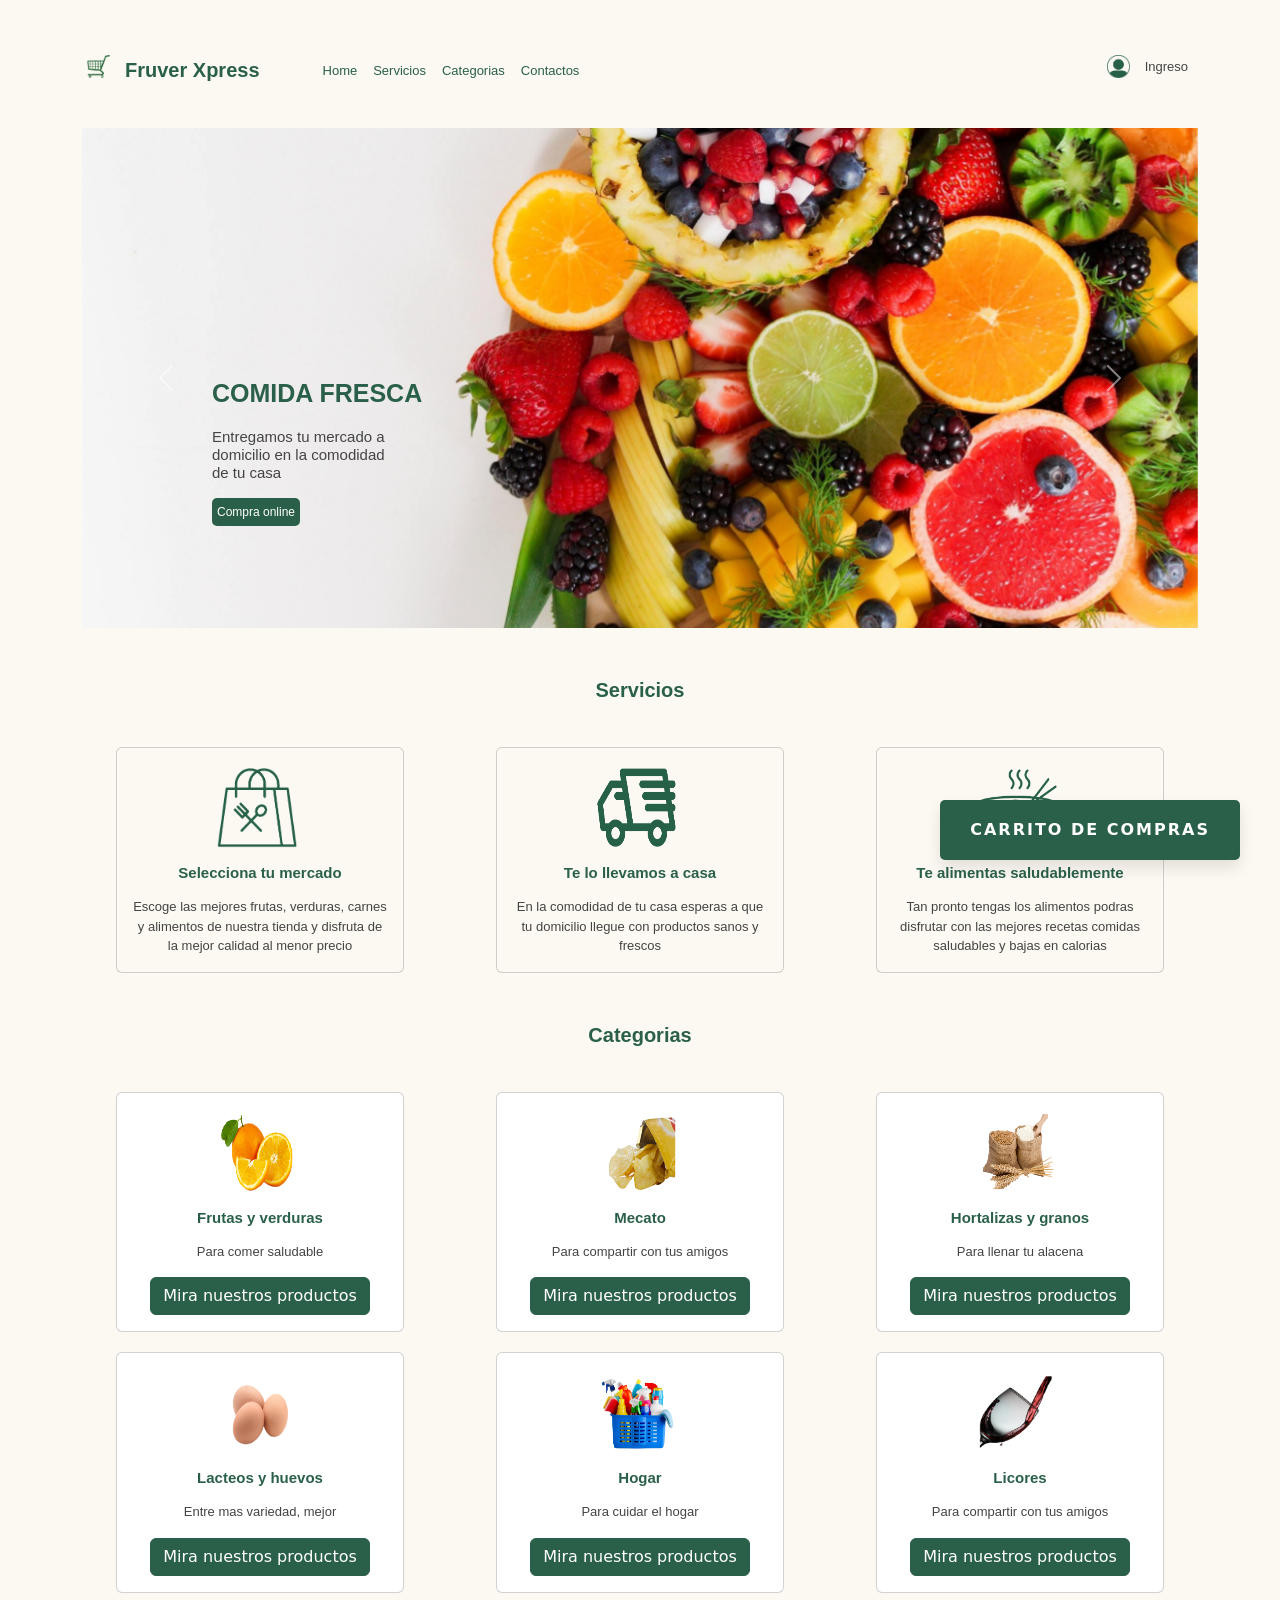
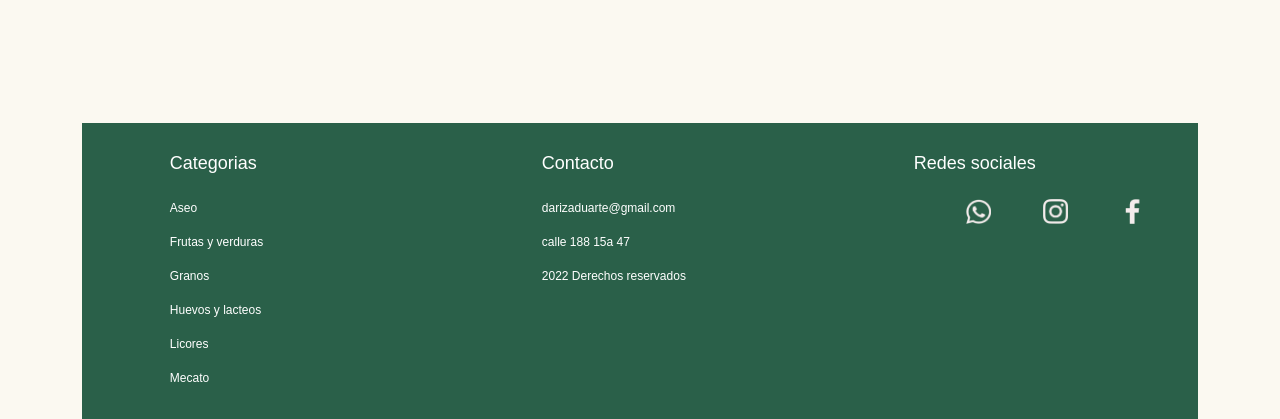
<file: index.html>
<!DOCTYPE html>
<html lang="es">
<head>
    <meta charset="UTF-8">
    <meta http-equiv="X-UA-Compatible" content="IE=edge">
    <meta name="viewport" content="width=device-width, initial-scale=1.0">
    <title>Fruver Xpress</title>

    <!-- Conexión con boostrap -->
    <link href="https://cdn.jsdelivr.net/npm/bootstrap@5.0.2/dist/css/bootstrap.min.css" rel="stylesheet" integrity="sha384-EVSTQN3/azprG1Anm3QDgpJLIm9Nao0Yz1ztcQTwFspd3yD65VohhpuuCOmLASjC" crossorigin="anonymous">

    <!-- Conexión con CSS -->
    <link rel="stylesheet" href="CSS/Estilo.css">

    <!-- Fuentes de Google fonts -->
    <link rel="preconnect" href="https://fonts.googleapis.com">
    <link rel="preconnect" href="https://fonts.gstatic.com" crossorigin>
    <link href="https://fonts.googleapis.com/css2?family=Dongle:wght@300&family=Open+Sans&family=Oswald:wght@200;300;400;500;600;700&family=Roboto:ital,wght@0,100;1,100&display=swap" rel="stylesheet">

    <!-- Javascript Antes de cerrar el body-->
    <script src="https://cdn.jsdelivr.net/npm/bootstrap@5.0.2/dist/js/bootstrap.bundle.min.js" integrity="sha384-MrcW6ZMFYlzcLA8Nl+NtUVF0sA7MsXsP1UyJoMp4YLEuNSfAP+JcXn/tWtIaxVXM" crossorigin="anonymous"></script>
</head>
<body>
    <!-- Codigo para el header -->
    <header>
        <nav class="navbar navbar-expand-lg navbar-light bg-fruver">
            <div class="container">
                <a href="index.html"><img src="Multimedia/logo-carrito.png" alt="logo carrito"></a>
                <a href="index.html"><h2>Fruver Xpress</h2></a>
                <!-- Solo se muestra cuando es diseño Responsive -->
                <button class="navbar-toggler" type="button" data-bs-toggle="collapse" data-bs-target="#navbarNav" aria-controls="navbarNav" aria-expanded="false" aria-label="Toggle navigation">
                <span class="navbar-toggler-icon"></span>
                </button>
                    
                <div class="collapse navbar-collapse collapse-fruver"  id="navbarNav">
                    <ul class="navbar-nav">
                        <li class="nav-item">
                            <a class="nav-link active" aria-current="page" href="index.html">Home</a>
                        </li>
                        <li class="nav-item">
                            <a class="nav-link" href="#servicios">Servicios</a>
                        </li>
                        <li class="nav-item">
                            <a class="nav-link" href="#categorias">Categorias</a>
                        </li>                        
                        <li class="nav-item">
                            <a class="nav-link" href="#contacts">Contactos</a>
                        </li>
                    </ul>
                </div>
                <a href="iniciosesion.php"><img src="Multimedia/login.png" alt="login"></a>
                <a href="iniciosesion.php">Ingreso</a>
            </div>
        </nav>
        
        <div id="hero" class="container">
            <div class="cont-info">
                <h3>COMIDA FRESCA</h3>
                <h2>Entregamos tu mercado a<br>domicilio en la comodidad<br>de tu casa</h2>
                <a href="#"><button>Compra online</button></a>
            </div>

            <div class="cont-img">
                <div id="carouselExampleFade" class="carousel slide carousel-fade" data-bs-ride="carousel">
                    <div class="carousel-inner"  style="width: 100%; height:500px">
                        <div class="carousel-item active">
                        <img src="Multimedia/carousel 1.jpg" class="d-block w-100" alt="Caro1">
                    </div>
                    <div class="carousel-item">
                        <img src="Multimedia/carousel 2.jpg" class="d-block w-100" alt="Caro2">
                    </div>                    
                    <div class="carousel-item">
                        <img src="Multimedia/carousel 4.jpg" class="d-block w-100" alt="Caro4">
                    </div>
                </div>
                    <button class="carousel-control-prev" type="button" data-bs-target="#carouselExampleFade" data-bs-slide="prev">
                        <span class="carousel-control-prev-icon" aria-hidden="true"></span>
                        <span class="visually-hidden">Previous</span>
                    </button>
                    <button class="carousel-control-next" type="button" data-bs-target="#carouselExampleFade" data-bs-slide="next">
                        <span class="carousel-control-next-icon" aria-hidden="true"></span>
                        <span class="visually-hidden">Next</span>
                    </button>
                </div>
            </div>
            
        </div>        
    </header>
    <!-- Codigo para el main -->
    <main>
        <a href="#" class="btn-flotante">Carrito de compras</a>
        <section id="servicios">
            <div class="container">
                <h2>Servicios</h2>
                <div class="row">
                    <div class="col-lg-4 col-md-6">
                        <div class="card" style="width: 18rem;">
                            <img src="Multimedia/Bolsa.png" class="card-img-top" alt="...">
                            <div class="card-body">
                                <h3>Selecciona tu mercado</h3>
                                <p class="card-text">Escoge las mejores frutas, verduras, carnes y alimentos de nuestra tienda y disfruta de la mejor calidad al menor precio</p>
                            </div>
                        </div>
                    </div>
                            
                    <div class="col-lg-4 col-md-6">
                        <div class="card" style="width: 18rem;">
                            <img src="Multimedia/Delivery.png" class="card-img-top" alt="...">
                            <div class="card-body">
                                <h3>Te lo llevamos a casa</h3>
                                <p class="card-text">En la comodidad de tu casa esperas a que tu domicilio llegue con productos sanos y frescos</p>
                            </div>
                        </div>
                    </div>
        
                    <div class="col-lg-4 col-md-6">
                        <div class="card" style="width: 18rem;">
                            <img src="Multimedia/Food.png" class="card-img-top" alt="...">
                            <div class="card-body">
                                <h3>Te alimentas saludablemente</h3>
                                <p class="card-text">Tan pronto tengas los alimentos podras disfrutar con las mejores recetas comidas saludables y bajas en calorias</p>
                            </div>
                        </div>
                    </div>
                </div>
            </div>
        </section>

        <section id="categorias">
            <h2>Categorias</h2>
            <div class="container">
                <div class="row">
                    <div class="col-lg-4 col-md-6">
                        <div class="card prod" style="width: 18rem;">
                            <img src="Multimedia/frutas.png" class="card-img-top" alt="...">
                            <div class="card-body">
                                <h3>Frutas y verduras</h3>
                                <p class="card-text">Para comer saludable</p>
                                <a href="frutas.php" class="btn btn-primary">Mira nuestros productos</a>
                            </div>
                        </div>
                    </div>  
                    
                    <div class="col-lg-4 col-md-6">
                        <div class="card prod" style="width: 18rem;">
                            <img src="Multimedia/Mecato.PNG" class="card-img-top" alt="...">
                            <div class="card-body">
                                <h3>Mecato</h3>
                                <p class="card-text">Para compartir con tus amigos</p>
                                <a href="#" class="btn btn-primary">Mira nuestros productos</a>
                            </div>
                        </div>
                    </div>                    
                    <div class="col-lg-4 col-md-6">
                        <div class="card prod" style="width: 18rem;">
                            <img src="Multimedia/granos.PNG" class="card-img-top" alt="...">
                            <div class="card-body">
                                <h3>Hortalizas y granos</h3>
                                <p class="card-text">Para llenar tu alacena</p>
                                <a href="#" class="btn btn-primary">Mira nuestros productos</a>
                            </div>
                        </div>
                    </div>                    
                </div>
                <div class="row">
                    <div class="col-lg-4 col-md-6">
                        <div class="card prod" style="width: 18rem;">
                            <img src="Multimedia/huevos.PNG" class="card-img-top" alt="...">
                            <div class="card-body">
                                <h3>Lacteos y huevos</h3>
                                <p class="card-text">Entre mas variedad, mejor</p>
                                <a href="#" class="btn btn-primary">Mira nuestros productos</a>
                            </div>
                        </div>
                    </div>  
                    <div class="col-lg-4 col-md-6">
                        <div class="card prod" style="width: 18rem;">
                            <img src="Multimedia/hogar.PNG" class="card-img-top" alt="...">
                            <div class="card-body">
                                <h3>Hogar</h3>
                                <p class="card-text">Para cuidar el hogar</p>
                                <a href="#" class="btn btn-primary">Mira nuestros productos</a>
                            </div>
                        </div>
                    </div>                    
                    <div class="col-lg-4 col-md-6">
                        <div class="card prod" style="width: 18rem;">
                            <img src="Multimedia/licor.PNG" class="card-img-top" alt="...">
                            <div class="card-body">
                                <h3>Licores</h3>
                                <p class="card-text">Para compartir con tus amigos</p>
                                <a href="#" class="btn btn-primary">Mira nuestros productos</a>
                                
                            </div>
                        </div>
                    </div>                    
                </div>
                </div>
            </div>

        </section>

    </main>
    <!-- Codigo para el Footer -->
    <footer>
        <div class="container">
            <div id="contacts">
                    <ul>
                        <h2>Categorias</h2>
                        <li><a href="#"><p>Aseo</p></a></li>
                        <li><a href="frutas.html"><p>Frutas y verduras</p></a></li>
                        <li><a href="#"><p>Granos</p></a></li>
                        <li><a href="#"><p>Huevos y lacteos</p></a></li>
                        <li><a href="#"><p>Licores</p></a></li>
                        <li><a href="#"><p>Mecato</p></a></li>
                    </ul>
                    <ul>
                        <li>
                            <h2>Contacto</h2>
                            <a href="#"><p>darizaduarte@gmail.com</p></a>
                            <a href="#"><p>calle 188 15a 47</p></a>
                            <a href="#"><p> 2022 Derechos reservados</p></a>
                        <li>
                            
                        </li>
                    </ul>

                    <ul>
                        <li>
                            <h2>Redes sociales</h2>
                            <div class="iconosimg">
                                <a href="https://www.whatsapp.com/?lang=es"><img src="Multimedia/whatsapp.png" alt=""></a>
                                <a href="https://www.instagram.com/"><img src="Multimedia/Instagram.png" alt=""></a>
                                <a href="https://es-la.facebook.com
                                "><img src="Multimedia/facebook.png" alt=""></a>
                            </div>
                        </li>
                        <li>
                            
                        </li>
                    </ul>
        </div>
    </footer>
    
    
</body>
</html>
</file>
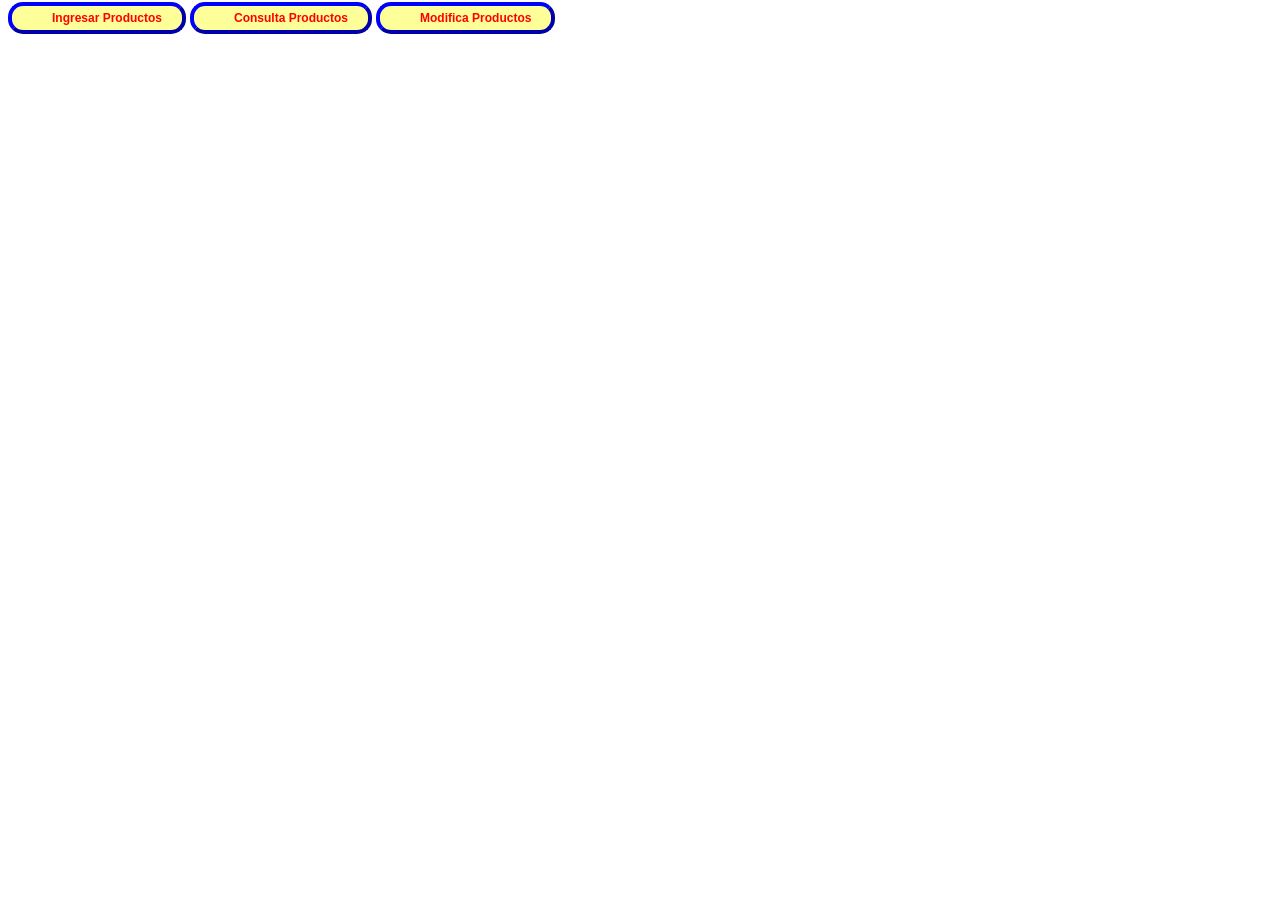
<file: index1.html>
<html xmlns="http://www.w3.org/1999/xhtml">
<head>
<!-- Este software se hizo para el resultado de aprendizaje CRUD 
Elaboro:  Víctor J. Rodríguez P.
Para que entiendan como se actualiza, borra, inserta, en una base de datos en Xampp 
Se deben tener concentos claros ya de Php, mysql, html, css, java script -->

<!DOCTYPE html>
<html>
<head>
<title>Productos</title>
<style type="text/css">
h1 {color:#ff0000;background-color:#ffff00}

a { 
color: #FF0000; 
border: 4px #0000FF outset; 
padding: 5px 20px 5px 40px; 
background-color: #FFFF99; 
font-family: Comic Sans MS, Calibri, Arial; 
font-size: 12px; 
font-weight: bold; 
text-decoration: none; 
background-image: url(http://k14.kn3.net/65D0EE7C0.png); 
background-repeat: no-repeat; 

border-radius: 15px;
 
}


a.boton1 { 
color: #FF0000; 
border: 2px #0000FF solid; 
padding: 5px 20px 5px 40px; 
background-color: #FFFF99; 
font-family: Comic Sans MS, Calibri, Arial; 
font-size: 12px; 
font-weight: bold; 
text-decoration: none; 
background-image: url(http://k14.kn3.net/65D0EE7C0.png); 
background-repeat: no-repeat; 
border-radius: 15px; 
} 
a.boton1:hover { 
font-style: italic; 
box-shadow: 0px 0px 5px 0px #000000; 
} 
a.boton1:active { 
color: #FFFF99; 
background-color: #FF0000; 
box-shadow: 0px 0px 10px 0px #000000; 
} 
a.boton1:visited { 
background-position: 0px -26px; 
}

</style>

</head>

<body>



<a href="programas\ingresaproductos.php">Ingresar Productos</a>
<a href="programas\menu_consulta.html">Consulta Productos</a>
<a href="programas\lista_modificar.php">Modifica Productos</a>


</body>
</html>
</file>
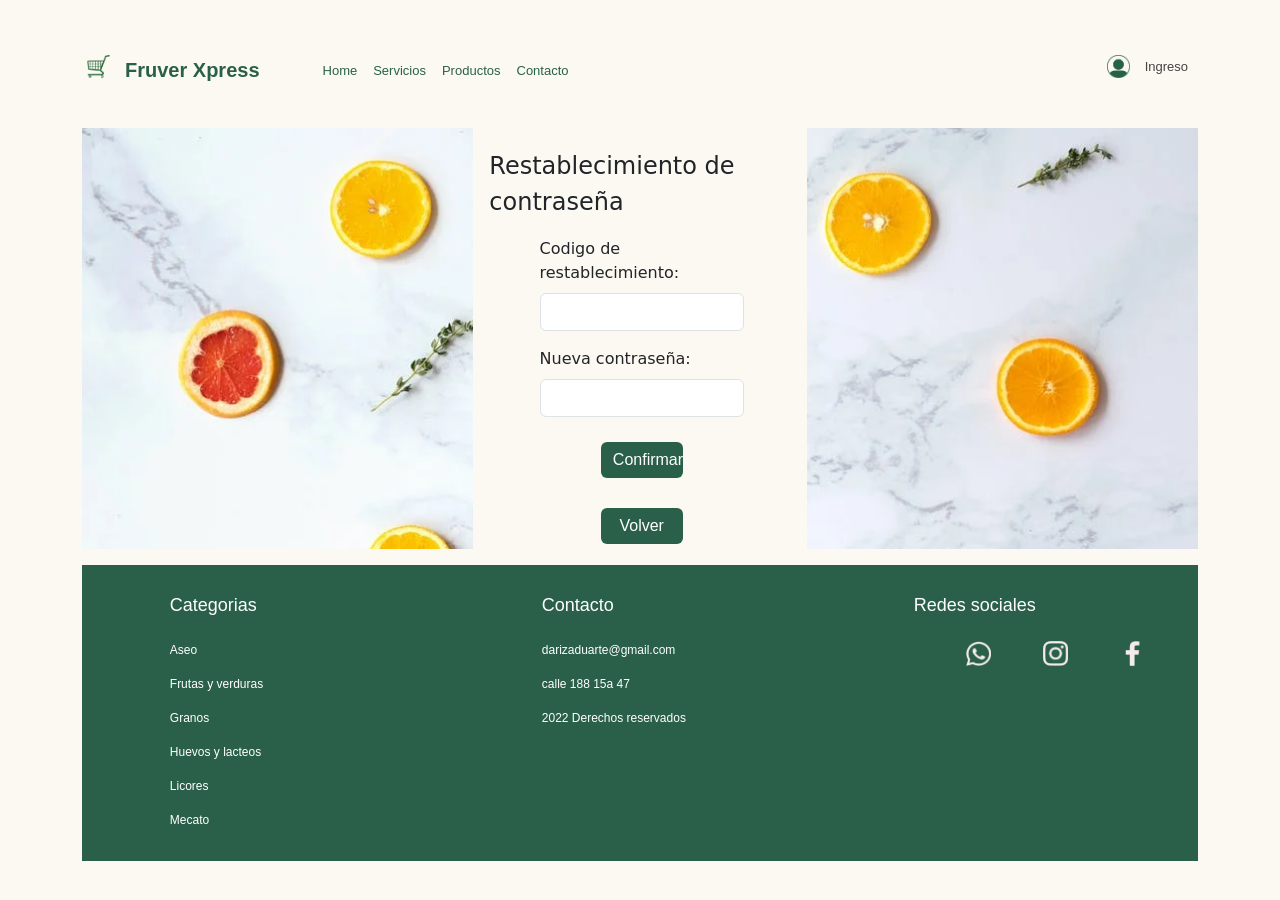
<file: restablecimiento.html>
<!DOCTYPE html>
<html lang="es">
<head>
    <meta charset="UTF-8">
    <meta http-equiv="X-UA-Compatible" content="IE=edge">
    <meta name="viewport" content="width=device-width, initial-scale=1.0">
    <title>Fruver Xpress</title>

    <!-- Conexión con boostrap -->
    <link href="https://cdn.jsdelivr.net/npm/bootstrap@5.0.2/dist/css/bootstrap.min.css" rel="stylesheet" integrity="sha384-EVSTQN3/azprG1Anm3QDgpJLIm9Nao0Yz1ztcQTwFspd3yD65VohhpuuCOmLASjC" crossorigin="anonymous">

    <!-- Conexión con CSS -->
    <link rel="stylesheet" href="CSS/restablecimiento.css">

    <!-- Fuentes de Google fonts -->
    <link rel="preconnect" href="https://fonts.googleapis.com">
    <link rel="preconnect" href="https://fonts.gstatic.com" crossorigin>
    <link href="https://fonts.googleapis.com/css2?family=Dongle:wght@300&family=Open+Sans&family=Oswald:wght@200;300;400;500;600;700&family=Roboto:ital,wght@0,100;1,100&display=swap" rel="stylesheet">

    <!-- Javascript Antes de cerrar el body-->
    <script src="https://cdn.jsdelivr.net/npm/bootstrap@5.0.2/dist/js/bootstrap.bundle.min.js" integrity="sha384-MrcW6ZMFYlzcLA8Nl+NtUVF0sA7MsXsP1UyJoMp4YLEuNSfAP+JcXn/tWtIaxVXM" crossorigin="anonymous"></script>
</head>
<body>
    <!-- Codigo para el header -->
    <header>
        <nav class="navbar navbar-expand-lg navbar-light bg-fruver">
            <div class="container">
                <a href="index.html"><img src="Multimedia/logo-carrito.png" alt="logo carrito"></a>
                <a href="index.html">
                    <h2>Fruver Xpress</h2>
                </a>
                <!-- Solo se muestra cuando es diseño Responsive -->
                <button class="navbar-toggler" type="button" data-bs-toggle="collapse" data-bs-target="#navbarNav"
                    aria-controls="navbarNav" aria-expanded="false" aria-label="Toggle navigation">
                    <span class="navbar-toggler-icon"></span>
                </button>

                <div class="collapse navbar-collapse collapse-fruver" id="navbarNav">
                    <ul class="navbar-nav">
                        <li class="nav-item">
                            <a class="nav-link active" aria-current="page" href="index.html">Home</a>
                        </li>
                        <li class="nav-item">
                            <a class="nav-link" href="#">Servicios</a>
                        </li>
                        <li class="nav-item">
                            <a class="nav-link" href="#">Productos</a>
                        </li>
                        <li class="nav-item">
                            <a class="nav-link" href="#">Contacto</a>
                        </li>
                    </ul>
                </div>
                <a href="iniciosesion.html"><img src="Multimedia/login.png" alt="login"></a>
                <a class="Ingreso" href="iniciosesion.html">Ingreso</a>
            </div>
        </nav>
    </header>
    <main>
        <div class="container">
            <div class="contenido">
                <form>
                    <legend class="text-aling">Restablecimiento de contraseña</legend>
                    <div class="mb-3">
                          <label class="form-label">Codigo de restablecimiento:</label>
                           <input type="number" class="form-control" placeholder="">
                    </div>
                    <div class="mb-3">
                           <label class="form-label">Nueva contraseña:</label>
                          <input type="password" class="form-control" placeholder="">
                    <a href="frutas.html"><button type="submit" class="btn btn-primary">Confirmar</button></a>
                    <a href="index.html"><button type="submit" class="btn btn-primary">Volver</button></a>
                </form>
            </div>

        </div>
    </main>
    <footer>
        <div class="container">
            <div id="contacts">
                    <ul>
                        <h2>Categorias</h2>
                        <li><a href="#"><p>Aseo</p></a></li>
                        <li><a href="frutas.html"><p>Frutas y verduras</p></a></li>
                        <li><a href="#"><p>Granos</p></a></li>
                        <li><a href="#"><p>Huevos y lacteos</p></a></li>
                        <li><a href="#"><p>Licores</p></a></li>
                        <li><a href="#"><p>Mecato</p></a></li>
                    </ul>
                    <ul>
                        <li>
                            <h2>Contacto</h2>
                            <a href="#"><p>darizaduarte@gmail.com</p></a>
                            <a href="#"><p>calle 188 15a 47</p></a>
                            <a href="#"><p> 2022 Derechos reservados</p></a>
                        <li>
                            
                        </li>
                    </ul>

                    <ul>
                        <li>
                            <h2>Redes sociales</h2>
                            <div class="iconosimg">
                                <a href="https://www.whatsapp.com/?lang=es"><img src="Multimedia/whatsapp.png" alt=""></a>
                                <a href="https://www.instagram.com/"><img src="Multimedia/Instagram.png" alt=""></a>
                                <a href="https://es-la.facebook.com
                                "><img src="Multimedia/facebook.png" alt=""></a>
                            </div>
                        </li>
                        <li>
                            
                        </li>
                    </ul>
        </div>
    </footer>
</body>
</html>
</file>
<file: CSS/Estilo.css>
/* Estilos de CSS */
*{
    margin: 0;
    padding: 0;
    box-sizing: border-box;
}

/* Crear variables de color */
:root{
    --fondo:rgb(251, 249, 241);
    --blanco:#ffffff;
    --negro:#000000;
    --verde-fruver:#2A6049;
    --verde-fruver-iluminado: #479E79;
    --verde-fruver-claro: rgb(241, 251, 244);
    --gris-letra:#444444;


}
/* Estilos para header */
body{
    background-color: var(--fondo);
}
nav{
    background: var(--fondo);
    margin-top: 20px;
    margin-bottom:30px;
    position: sticky;    
}
nav img{
    height: 23px;
    width: 23px;    
}
nav a h2{
    color: var(--verde-fruver);
    padding-top: 15px;
    padding-right: 45px;
    padding-left:0;    
    font-family: Arial, Helvetica, sans-serif;
    font-size: 20px;
    font-weight: 750;
}
.collapse-fruver ul li a{
    color:var(--verde-fruver) !important;
    font-size: 13px;
    font-family: Arial, Helvetica, sans-serif;
    font-weight: 150;
    padding-top: 32px;
    
}
.collapse-fruver ul li a:hover{
    color:var(--verde-fruver-iluminado) !important;
}
nav a{    
    color:var(--gris-letra) !important;
    font-size: 13px;
    font-family: Arial, Helvetica, sans-serif;
    font-weight: 150;
    padding-top: 15px;
    text-decoration: none;
    padding-left: 5px;
    padding-right: 10px;
}
nav a:hover{
    color: var(--verde-fruver-iluminado) !important;
}
/* Estilos del Hero */
header #hero{
    position: relative;
}

header #hero .cont-info h3{
    background: transparent;
    position: absolute;
    color: var(--verde-fruver);
    z-index: 100;
    padding-top: 250px;
    padding-left: 130px;
    font-size: 25px;
    font-weight: 550;
    font-family: 'Anek Latin', sans-serif;   
}
header #hero .cont-info h2{
    background: transparent;
    position: absolute;    
    z-index: 100;
    padding-left: 130px;
    padding-top: 300px;
    font-size: 15px;
    color: #444444;
    font-family: 'Anek Latin', sans-serif;
}
header #hero .cont-info a{
    z-index: 100;
    position: absolute;
    padding-left: 130px;
    padding-top: 370px;
    height: 100px;
    width: 500px;
    
        
}
header #hero .cont-info button{
    padding: 5px;
    font-size: 12px;
    font-family: 'Anek Latin', sans-serif;
    background-color: var(--verde-fruver);
    color: var(--blanco);
    border-radius: 5px;
    border-color: none;
    border: 0; 
 } 


 header #hero .cont-info button:hover{
    color: var(--blanco);
    background-color: var(--verde-fruver-iluminado);
}


/* FIN Estilos para header */

/* Estilos para main */
/* Sección Servicios */
main{
    margin-top: 50px;
    margin-bottom: 120px;
}
main #servicios .col-md-6{
    display: flex;
    justify-content: space-around;
    background-color:var(--fondo);
}

main #servicios h2{
    color: var(--verde-fruver);
    font-family: Arial, Helvetica, sans-serif;    
    font-size: 20px;
    font-weight: 750;
    text-align: center;
    margin-bottom: 35px;
}
main .card{
    background: var(--fondo); 
    margin: 10px; 
    text-align: center;  
}

main .card img{
    margin-top: 20px;
    height: 80px;
    width: 80px;
    margin-left: 100px;
    
}
main .card-body h3{
    color: var(--verde-fruver);
    font-family: Arial, Helvetica, sans-serif;    
    font-size: 15px;
    font-weight: 600;
    text-align: center;
    margin-bottom: 15px;    
}
main .card-body p{
    font-size: 13px;
    color: #444444;
    font-family: 'Anek Latin', sans-serif;
    
}
/* Sección Servicios */

/* Sección Productos */
main #categorias h2{
    margin-top: 40px;
    color: var(--verde-fruver);
    font-family: Arial, Helvetica, sans-serif;    
    font-size: 20px;
    font-weight: 750;
    text-align: center;
    margin-bottom: 35px;
}

/* cartas producto */
main .prod{
    background: #ffffff; 
    margin: 10px; 
    text-align: center;  
}
main #categorias .col-md-6{
    display: flex;
    justify-content: space-around;    
}


main .prod img{
    margin-top: 20px;
    height: 80px;
    width: 80px;
    margin-left: 100px;
    
}
.btn-primary{
    text-decoration: none;
    background-color: var(--verde-fruver);
    border-color: var(--verde-fruver) ;

}

.btn-primary:hover{
    text-decoration: none;
    background-color: var(--verde-fruver-iluminado);
    border-color: var(--verde-fruver-iluminado) ;
}

main .card-link{
text-decoration: none;
}

#frutas{
    color: var(--verde-fruver);
    font-family: Arial, Helvetica, sans-serif;    
    font-size: 20px;
    font-weight: 750;
    text-align: center;
    margin-bottom: 35px;
}

#verduras{
    color: var(--verde-fruver);
    font-family: Arial, Helvetica, sans-serif;    
    font-size: 20px;
    font-weight: 750;
    text-align: center;
    margin-bottom: 35px;
}

#frutas .card-info{
    margin-top: 0px;
    margin-bottom: 0px;

}
#frutas .card-infog{
    margin-top: 0px;
    margin-bottom: 0px;
    font-size: 10px;
    color: #6c6c6c;
}
/* boton flotante */
.btn-flotante {
    font-size: 16px; /* Cambiar el tamaño de la tipografia */
    text-transform: uppercase; /* Texto en mayusculas */
    font-weight: bold; /* Fuente en negrita o bold */
    color: #ffffff; /* Color del texto */
    border-radius: 5px; /* Borde del boton */
    letter-spacing: 2px; /* Espacio entre letras */
    background-color: var(--verde-fruver); /* Color de fondo */
    padding: 18px 30px; /* Relleno del boton */
    position: fixed;
    bottom: 40px;
    right: 40px;
    transition: all 300ms ease 0ms;
    box-shadow: 0px 8px 15px rgba(0, 0, 0, 0.1);
    z-index: 99;
    text-decoration: none;
    }
    .btn-flotante:hover {
    background-color: var(--verde-fruver-iluminado); /* Color de fondo al pasar el cursor */
    box-shadow: 0px 15px 20px rgba(0, 0, 0, 0.3);
    transform: translateY(-7px);
    color: var(--verde-fruver-claro);
    text-decoration: none;
    }
    @media only screen and (max-width: 600px) {
    .btn-flotante {
    font-size: 14px;
    padding: 12px 20px;
    bottom: 20px;
    right: 20px;
    }
    }
/* fin boton flotante */

/* comienzo footer */
#contacts {
    background:var(--fondo);
    display: flex;
    font-family: Arial, Helvetica, sans-serif; 

}

footer #contacts{
    background: var(--verde-fruver);
}
/* lista del footer */

footer #contacts ul{
    margin-top: 30px;
}

footer #contacts ul h2{
    color: var(--blanco);
    font-size: 18px;    
    font-family: 'Anek Latin', sans-serif;
    margin-bottom: 25px;    
}

footer ul li a{
    text-decoration: none;
    list-style: none;
    /* display: flex; */
    /* width: 33%; */
    /* color: var(--verde-fruver); */
    color: var(--blanco);
    font-size: 12px;    
    font-family: 'Anek Latin', sans-serif;
} 
footer ul li a:hover{
    color: var(--verde-fruver-iluminado);
}

/* tamaño de las imagenes */
footer #contacts .iconosimg{
    display: flex;
    justify-content: space-evenly;
    padding: 0;

}
.iconosimg img{
    width: 25px;
    height: 25px;
}
footer .iconosimg a{
    text-decoration: none;
}

#contacts ul li{
    text-decoration: none;
    list-style: none;
}

#contacts ul{
    width: 33%;
    margin-top: 10%;
    margin-left: 5%;
}
</file>
<file: CSS/restablecimiento.css>
/* Estilos de CSS */
*{
    margin: 0;
    padding: 0;
    box-sizing: border-box;
}

/* Crear variables de color */
:root{
    --fondo:rgb(251, 249, 241);
    --blanco:#ffffff;
    --negro:#000000;
    --verde-fruver:#2A6049;
    --verde-fruver-iluminado: #479E79;
    --verde-fruver-claro: rgb(241, 251, 244);
    --gris-letra:#444444;


}
/* Estilos para header */
body{
    background-color: var(--fondo);
}
nav{
    background: var(--fondo);
    margin-top: 20px;
    margin-bottom:30px;
    position: sticky;    
}
nav img{
    height: 23px;
    width: 23px; 
    transition: .5s; 
}
nav img:hover{
    transform: scale(.9);
}

.Ingreso{
    transition: .5s;
}
.Ingreso:hover{
    transform: scale(.9);
}
nav a h2{
    color: var(--verde-fruver);
    padding-top: 15px;
    padding-right: 45px;
    padding-left:0;    
    font-family: Arial, Helvetica, sans-serif;
    font-size: 20px;
    font-weight: 750;
    transition: .8s;
}
nav div a h2:hover{
    transform: scale(.9);
}
.collapse-fruver ul li a{
    color:var(--verde-fruver) !important;
    font-size: 13px;
    font-family: Arial, Helvetica, sans-serif;
    font-weight: 150;
    padding-top: 32px;
    transition: .5s;
    
}
.collapse-fruver ul li a:hover{
    color:var(--verde-fruver-iluminado) !important;
    transform: scale(.9);
}
nav a{    
    color:var(--gris-letra) !important;
    font-size: 13px;
    font-family: Arial, Helvetica, sans-serif;
    font-weight: 150;
    padding-top: 15px;
    text-decoration: none;
    padding-left: 5px;
    padding-right: 10px;
}
nav a:hover{
    color: var(--verde-fruver-iluminado) !important;
}
/* Estilos del Hero */
header #hero{
    position: relative;
}

header #hero .cont-info h3{
    background: transparent;
    position: absolute;
    color: var(--verde-fruver);
    z-index: 100;
    padding-top: 250px;
    padding-left: 130px;
    font-size: 25px;
    font-weight: 550;
    font-family: 'Anek Latin', sans-serif;   
}
header #hero .cont-info h2{
    background: transparent;
    position: absolute;    
    z-index: 100;
    padding-left: 130px;
    padding-top: 300px;
    font-size: 15px;
    color: #444444;
    font-family: 'Anek Latin', sans-serif;
}
header #hero .cont-info a{
    z-index: 100;
    position: absolute;
    padding-left: 130px;
    padding-top: 370px;
    height: 100px;
    width: 500px;
    
        
}
header #hero .cont-info button{
    padding: 5px;
    font-size: 12px;
    font-family: 'Anek Latin', sans-serif;
    background-color: var(--verde-fruver);
    color: var(--blanco);
    border-radius: 5px;
    border-color: var(--verde-fruver);
    box-shadow: none;    
}

header #hero .cont-info button:hover{
    color: yellow;
}

/* FIN Estilos para header */
/* inicio de main */
.contenido{
    position: sticky; 
    width: 100%;
    background-image: url(../Multimedia/fondo-restablecimiento.webp); 
    background-size: cover;
    
}
form{
    background: var(--fondo);
    width: 30%;
    margin-left: 35%;
}
.mb-3{
    position: relative;
    margin-left: 20%;
    width: 70%;
    padding: 0 30px 0 0;
}
.btn{
    font-family: 'Anek Latin', sans-serif;
    width: 40%;
    margin: 25px 0 5px;
    margin-left: 30%;
    background: var(--verde-fruver);
    border: var(--verde-fruver);
    transition: .5s;
}

.btn:hover{
    background: var(--verde-fruver-iluminado);
    transform: scale(.9);
}
.text-aling{
    width: 100%;
    margin-top: 20px;
    margin-left: 5%;
    margin-bottom: 5%;
}
main a p{
    margin-left: 30%;
    font-family: 'Anek Latin', sans-serif;
    color: var(--verde-fruver);
    transition: .5s;
    text-decoration-line: none;
}
main a p:hover{
    color:var(--verde-fruver-iluminado);
    transform: scale(.97);
}
.contenido button a{
    text-decoration: none;
}
/* fin de main */
.contRegis{
    width: 100%;
    background: url(../Multimedia/fondo-restablecimiento.jpeg);
}
/* lista del footer */
#contacts {
    background:var(--fondo);
    display: flex;
    font-family: Arial, Helvetica, sans-serif; 

}

footer #contacts{
    background: var(--verde-fruver);
}
/* lista del footer */

footer #contacts ul{
    margin-top: 30px;
}

footer #contacts ul h2{
    color: var(--blanco);
    font-size: 18px;    
    font-family: 'Anek Latin', sans-serif;
    margin-bottom: 25px;    
}

footer ul li a{
    text-decoration: none;
    list-style: none;
    /* display: flex; */
    /* width: 33%; */
    /* color: var(--verde-fruver); */
    color: var(--blanco);
    font-size: 12px;    
    font-family: 'Anek Latin', sans-serif;
} 
footer ul li a:hover{
    color: var(--verde-fruver-iluminado);
}

/* tamaño de las imagenes */
footer #contacts .iconosimg{
    display: flex;
    justify-content: space-evenly;
    padding: 0;

}
.iconosimg img{
    width: 25px;
    height: 25px;
}
footer .iconosimg a{
    text-decoration: none;
}

#contacts ul li{
    text-decoration: none;
    list-style: none;
}

#contacts ul{
    width: 33%;
    margin-top: 10%;
    margin-left: 5%;
}
</file>
